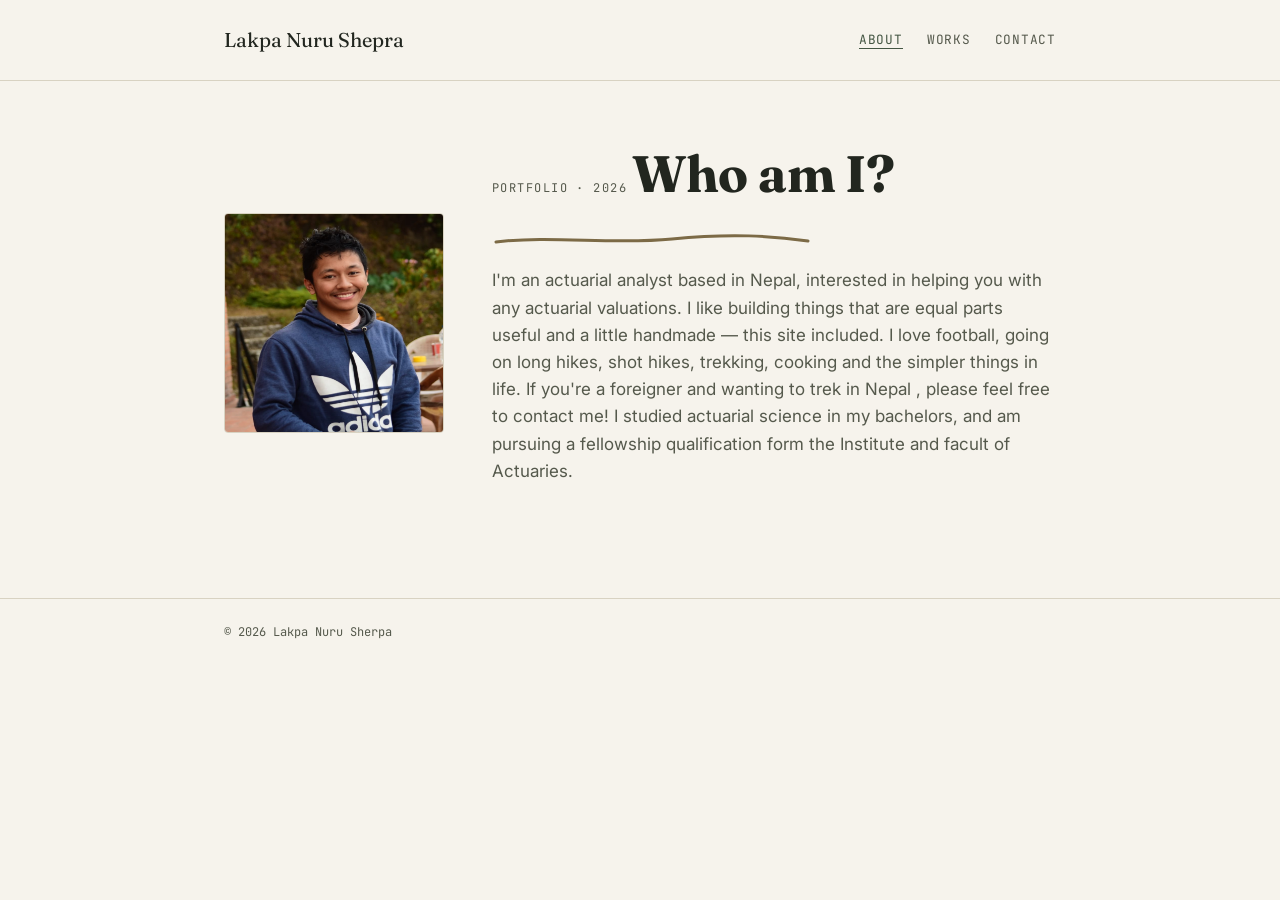
<file: index.html>
<!DOCTYPE html>
<html lang="en">
<head>
  <meta charset="UTF-8">
  <meta name="viewport" content="width=device-width, initial-scale=1.0">
  <title>Lakpa Nuru Sherpa — About</title>
  <meta name="description" content="Personal portfolio site — about, works, and contact.">

  <!-- Google Fonts: swap --font-display in style.css for your handwriting font later -->
  <link rel="preconnect" href="https://fonts.googleapis.com">
  <link href="https://fonts.googleapis.com/css2?family=Fraunces:opsz,wght@9..144,400;9..144,600&family=Inter:wght@400;500&family=JetBrains+Mono:wght@400;500&display=swap" rel="stylesheet">

  <link rel="stylesheet" href="css/style.css">
</head>
<body>

  <header class="site-header">
    <div class="wrap">
      <span class="name">Lakpa Nuru Shepra</span>
      <nav>
        <ul class="nav-links">
          <li><a href="index.html" aria-current="page">About</a></li>
          <li><a href="works.html">Works</a></li>
          <li><a href="contact.html">Contact</a></li>
        </ul>
      </nav>
    </div>
  </header>

  <main>
    <div class="wrap">
      <section class="hero">
        <div class="hero-photo">
          <!-- Put your photo file in the /images folder and update the path below -->
          <img src="images/profile-photo.jpg" alt="Photo of Your Name" width="220" height="220">
        </div>
        <div>
          <span class="eyebrow">Portfolio &middot; 2026</span>
          <h1>Who am I?</h1>
          <svg class="ink-underline" viewBox="0 0 320 14" aria-hidden="true">
            <path d="M4 9 C 60 2, 120 12, 180 6 S 280 3, 316 8" />
          </svg>
          <p class="bio">
            I'm an actuarial analyst based in Nepal, interested in helping you with any actuarial valuations.
            I like building things that are equal parts useful and a little
            handmade — this site included. I love football, going on long hikes, shot hikes, trekking, cooking and the simpler things in life. If you're a foreigner and wanting to trek in Nepal , please feel free to contact me!

            I studied actuarial science in my bachelors, and am pursuing a fellowship qualification form the Institute and facult of Actuaries.

          </p>
        </div>
      </section>
    </div>
  </main>

  <footer class="site-footer">
    <div class="wrap">&copy; 2026 Lakpa Nuru Sherpa</div>
  </footer>

</body>
</html>
</file>
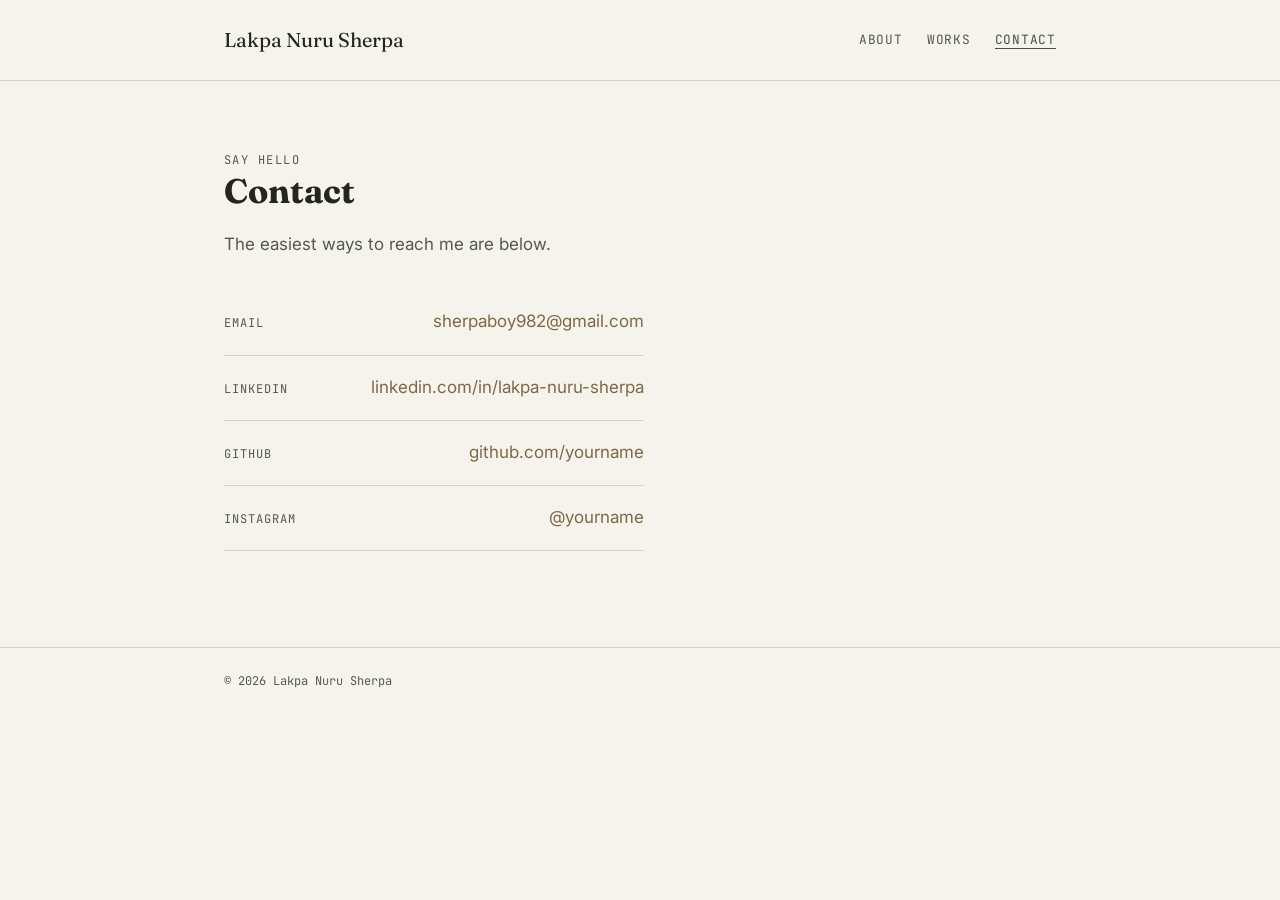
<file: contact.html>
<!DOCTYPE html>
<html lang="en">
<head>
  <meta charset="UTF-8">
  <meta name="viewport" content="width=device-width, initial-scale=1.0">
  <title>Lakpa Nuru Sherpa — Contact</title>
  <meta name="description" content="Get in touch — email and social links.">

  <link rel="preconnect" href="https://fonts.googleapis.com">
  <link href="https://fonts.googleapis.com/css2?family=Fraunces:opsz,wght@9..144,400;9..144,600&family=Inter:wght@400;500&family=JetBrains+Mono:wght@400;500&display=swap" rel="stylesheet">

  <link rel="stylesheet" href="css/style.css">
</head>
<body>

  <header class="site-header">
    <div class="wrap">
      <span class="name">Lakpa Nuru Sherpa</span>
      <nav>
        <ul class="nav-links">
          <li><a href="index.html">About</a></li>
          <li><a href="works.html">Works</a></li>
          <li><a href="contact.html" aria-current="page">Contact</a></li>
        </ul>
      </nav>
    </div>
  </header>

  <main>
    <div class="wrap">
      <span class="eyebrow">Say hello</span>
      <h1>Contact</h1>
      <p class="bio">The easiest ways to reach me are below.</p>

      <ul class="contact-list">
        <li>
          <span class="label">Email</span>
          <a href="sherpaboy982@gmail.com">sherpaboy982@gmail.com</a>
        </li>
        <li>
          <span class="label">LinkedIn</span>
          <a href="https://www.linkedin.com/in/lakpa-nuru-sherpa-577198259/" target="_blank" rel="noopener">linkedin.com/in/lakpa-nuru-sherpa</a>
        </li>
        <li>
          <span class="label">GitHub</span>
          <a href="https://github.com/yourname" target="_blank" rel="noopener">github.com/yourname</a>
        </li>
        <li>
          <span class="label">Instagram</span>
          <a href="https://instagram.com/yourname" target="_blank" rel="noopener">@yourname</a>
        </li>
      </ul>
    </div>
  </main>

  <footer class="site-footer">
    <div class="wrap">&copy; 2026 Lakpa Nuru Sherpa</div>
  </footer>

</body>
</html>
</file>
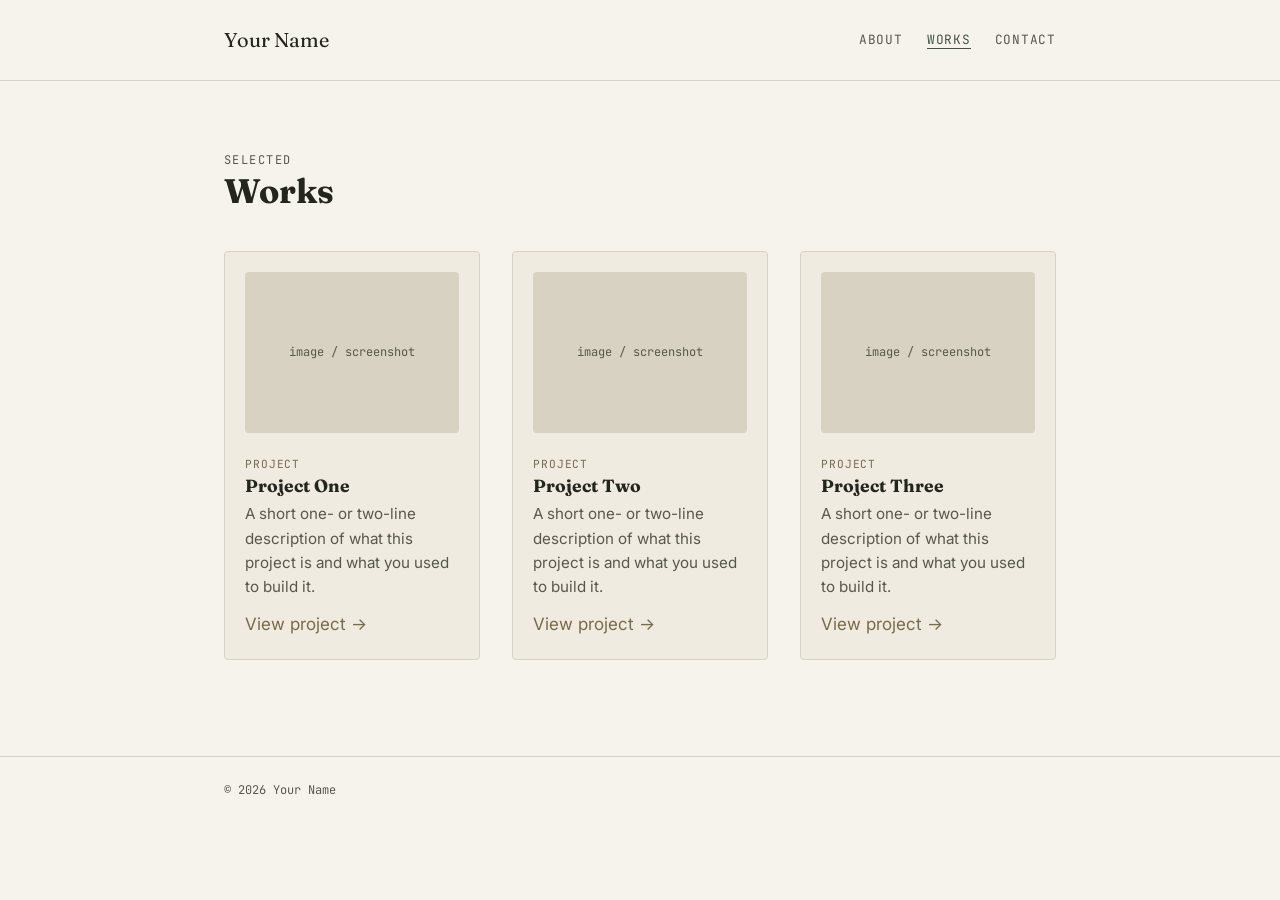
<file: works.html>
<!DOCTYPE html>
<html lang="en">
<head>
  <meta charset="UTF-8">
  <meta name="viewport" content="width=device-width, initial-scale=1.0">
  <title>Your Name — Works</title>
  <meta name="description" content="A selection of things I've made.">

  <link rel="preconnect" href="https://fonts.googleapis.com">
  <link href="https://fonts.googleapis.com/css2?family=Fraunces:opsz,wght@9..144,400;9..144,600&family=Inter:wght@400;500&family=JetBrains+Mono:wght@400;500&display=swap" rel="stylesheet">

  <link rel="stylesheet" href="css/style.css">
</head>
<body>

  <header class="site-header">
    <div class="wrap">
      <span class="name">Your Name</span>
      <nav>
        <ul class="nav-links">
          <li><a href="index.html">About</a></li>
          <li><a href="works.html" aria-current="page">Works</a></li>
          <li><a href="contact.html">Contact</a></li>
        </ul>
      </nav>
    </div>
  </header>

  <main>
    <div class="wrap">
      <span class="eyebrow">Selected</span>
      <h1>Works</h1>

      <div class="works-grid">

        <article class="work-card">
          <div class="work-thumb">image / screenshot</div>
          <span class="work-tag">Project</span>
          <h3>Project One</h3>
          <p>A short one- or two-line description of what this project is and what you used to build it.</p>
          <a href="#">View project &rarr;</a>
        </article>

        <article class="work-card">
          <div class="work-thumb">image / screenshot</div>
          <span class="work-tag">Project</span>
          <h3>Project Two</h3>
          <p>A short one- or two-line description of what this project is and what you used to build it.</p>
          <a href="#">View project &rarr;</a>
        </article>

        <article class="work-card">
          <div class="work-thumb">image / screenshot</div>
          <span class="work-tag">Project</span>
          <h3>Project Three</h3>
          <p>A short one- or two-line description of what this project is and what you used to build it.</p>
          <a href="#">View project &rarr;</a>
        </article>

      </div>
    </div>
  </main>

  <footer class="site-footer">
    <div class="wrap">&copy; 2026 Your Name</div>
  </footer>

</body>
</html>
</file>
<file: css/style.css>
/* ==========================================================================
   DESIGN TOKENS
   Change a value here and it updates the whole site — this is the only
   place you should need to touch colors or fonts.
   ========================================================================== */
:root {
  --bg: #f6f3ec;          /* page background — warm paper */
  --bg-alt: #efebe0;      /* card / section background */
  --ink: #22261f;         /* main text color */
  --ink-soft: #55594c;    /* secondary text color */
  --accent: #7c6a46;      /* bronze — links, labels */
  --accent-deep: #445643; /* deep sage — hover states */
  --line: #d8d2c2;        /* borders, dividers */

  --font-display: 'Fraunces', Georgia, serif;
  --font-body: 'Inter', system-ui, -apple-system, sans-serif;
  --font-mono: 'JetBrains Mono', ui-monospace, monospace;

  --max-width: 880px;
  --radius: 4px;
}

/* ==========================================================================
   FUTURE: your handwriting font
   1. Drop the font file(s) into the /fonts folder (e.g. fonts/my-hand.woff2)
   2. Uncomment the @font-face rule below and fix the file name/path
   3. Change --font-display above to 'MyHandwriting', cursive
   That's it — every heading on every page updates automatically.
   ========================================================================== */
/*
@font-face {
  font-family: 'MyHandwriting';
  src: url('../fonts/my-hand.woff2') format('woff2');
  font-weight: normal;
  font-style: normal;
  font-display: swap;
}
*/

/* ==========================================================================
   RESET & BASE
   ========================================================================== */
* { box-sizing: border-box; }
html { scroll-behavior: smooth; }

body {
  margin: 0;
  background: var(--bg);
  color: var(--ink);
  font-family: var(--font-body);
  font-size: 17px;
  line-height: 1.6;
  -webkit-font-smoothing: antialiased;
}

img { max-width: 100%; display: block; }

a {
  color: var(--accent);
  text-decoration: none;
  border-bottom: 1px solid transparent;
  transition: border-color 0.15s ease, color 0.15s ease;
}
a:hover { color: var(--accent-deep); border-bottom-color: currentColor; }

:focus-visible {
  outline: 2px solid var(--accent-deep);
  outline-offset: 3px;
}

h1, h2, h3 {
  font-family: var(--font-display);
  color: var(--ink);
  line-height: 1.15;
  margin: 0 0 0.5em;
}

.eyebrow {
  font-family: var(--font-mono);
  font-size: 0.75rem;
  letter-spacing: 0.12em;
  text-transform: uppercase;
  color: var(--ink-soft);
}

/* ==========================================================================
   LAYOUT
   ========================================================================== */
.wrap {
  max-width: var(--max-width);
  margin: 0 auto;
  padding: 0 24px;
}

/* Nav */
.site-header {
  border-bottom: 1px solid var(--line);
  padding: 24px 0;
}
.site-header .wrap {
  display: flex;
  justify-content: space-between;
  align-items: center;
  flex-wrap: wrap;
  gap: 12px;
}
.site-header .name {
  font-family: var(--font-display);
  font-size: 1.25rem;
}
.nav-links {
  display: flex;
  gap: 24px;
  list-style: none;
  margin: 0;
  padding: 0;
  font-family: var(--font-mono);
  font-size: 0.8rem;
  letter-spacing: 0.06em;
  text-transform: uppercase;
}
.nav-links a { color: var(--ink-soft); border-bottom: none; }
.nav-links a:hover,
.nav-links a[aria-current="page"] { color: var(--accent-deep); }
.nav-links a[aria-current="page"] {
  border-bottom: 1px solid var(--accent-deep);
}

main { padding: 64px 0 96px; }

.site-footer {
  border-top: 1px solid var(--line);
  padding: 24px 0;
  font-family: var(--font-mono);
  font-size: 0.75rem;
  color: var(--ink-soft);
}

/* ==========================================================================
   ABOUT PAGE
   ========================================================================== */
.hero {
  display: grid;
  grid-template-columns: 220px 1fr;
  gap: 48px;
  align-items: center;
}
.hero-photo img {
  border-radius: var(--radius);
  border: 1px solid var(--line);
}
.hero h1 {
  font-size: clamp(2.2rem, 5vw, 3.2rem);
  position: relative;
  display: inline-block;
}
.ink-underline {
  display: block;
  width: 100%;
  max-width: 320px;
  margin-top: 4px;
  height: 14px;
}
.ink-underline path {
  fill: none;
  stroke: var(--accent);
  stroke-width: 3;
  stroke-linecap: round;
  stroke-dasharray: 340;
  stroke-dashoffset: 340;
  animation: draw-underline 1s ease-out 0.3s forwards;
}
@media (prefers-reduced-motion: reduce) {
  .ink-underline path { animation: none; stroke-dashoffset: 0; }
}
@keyframes draw-underline {
  to { stroke-dashoffset: 0; }
}

.bio { max-width: 60ch; margin-top: 20px; color: var(--ink-soft); }

@media (max-width: 640px) {
  .hero { grid-template-columns: 1fr; text-align: center; }
  .hero-photo img { margin: 0 auto; width: 160px; }
  .ink-underline { margin-left: auto; margin-right: auto; }
}

/* ==========================================================================
   WORKS PAGE
   ========================================================================== */
.works-grid {
  display: grid;
  grid-template-columns: repeat(auto-fit, minmax(240px, 1fr));
  gap: 32px;
  margin-top: 40px;
}
.work-card {
  background: var(--bg-alt);
  border: 1px solid var(--line);
  border-radius: var(--radius);
  padding: 20px;
}
.work-thumb {
  aspect-ratio: 4 / 3;
  background: var(--line);
  border-radius: var(--radius);
  margin-bottom: 16px;
  display: flex;
  align-items: center;
  justify-content: center;
  font-family: var(--font-mono);
  font-size: 0.75rem;
  color: var(--ink-soft);
}
.work-card h3 { font-size: 1.1rem; margin-bottom: 6px; }
.work-card p { color: var(--ink-soft); font-size: 0.95rem; margin: 0 0 12px; }
.work-tag {
  font-family: var(--font-mono);
  font-size: 0.7rem;
  text-transform: uppercase;
  letter-spacing: 0.08em;
  color: var(--accent);
}

/* ==========================================================================
   CONTACT PAGE
   ========================================================================== */
.contact-list {
  list-style: none;
  padding: 0;
  margin: 32px 0 0;
  max-width: 420px;
}
.contact-list li {
  border-bottom: 1px solid var(--line);
  padding: 18px 0;
  display: flex;
  justify-content: space-between;
  align-items: baseline;
}
.contact-list .label {
  font-family: var(--font-mono);
  font-size: 0.75rem;
  text-transform: uppercase;
  letter-spacing: 0.08em;
  color: var(--ink-soft);
}
</file>
